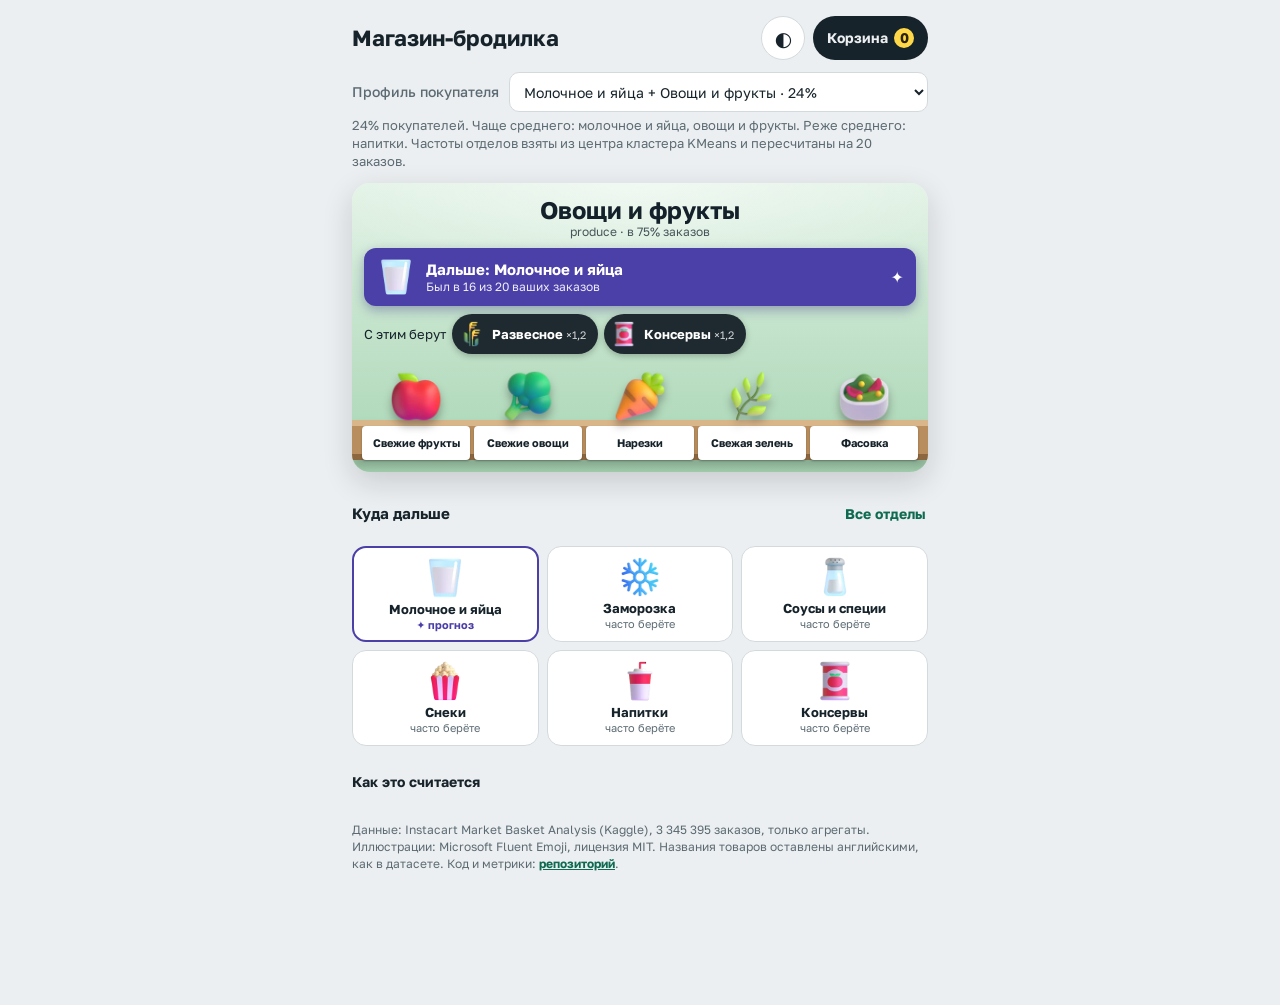
<file: site/index.html>
<!DOCTYPE html>
<html lang="ru">
<head>
<meta charset="utf-8">
<meta name="viewport" content="width=device-width, initial-scale=1, viewport-fit=cover">
<title>Магазин-бродилка</title>
<meta name="description" content="Куда идти дальше по магазину: прогноз следующего отдела по корзине и истории покупок на данных Instacart">
<link rel="preconnect" href="https://fonts.googleapis.com">
<link rel="preconnect" href="https://fonts.gstatic.com" crossorigin>
<link href="https://fonts.googleapis.com/css2?family=Golos+Text:wght@400;500;700&display=swap" rel="stylesheet">
<link rel="stylesheet" href="styles.css">
<link rel="icon" href="img/broccoli.webp" type="image/webp">
<script>try{var t=localStorage.getItem("brodilka-theme");if(t)document.documentElement.setAttribute("data-theme",t)}catch(e){}</script>
</head>
<body>
<div class="wrap">
  <header>
    <h1>Магазин-бродилка</h1>
    <div class="hbtns">
      <button class="iconbtn" id="themeBtn" type="button" aria-label="Переключить тему" title="Тема">◐</button>
      <button class="cartbtn" id="cartBtn" type="button">Корзина<b id="cartN">0</b></button>
    </div>
  </header>
  <div class="profile">
    <label for="profileSel">Профиль покупателя</label>
    <select id="profileSel"></select>
    <p class="pnote" id="profileNote"></p>
  </div>
  <main class="room" id="room" aria-live="polite"></main>
  <div class="maphead"><h3>Куда дальше</h3><button class="link" type="button" data-all>Все отделы</button></div>
  <nav class="map" id="map" aria-label="Персональная карта"></nav>
  <details>
    <summary>Как это считается</summary>
    <div id="howto"></div>
    <h4>Lift между отделами: во сколько раз чаще случайного два отдела встречаются в одном заказе</h4>
    <div class="scroll" id="liftTable"></div>
    <h4>Куда идут после: доля случаев, когда следующим новым отделом в корзине стал этот</h4>
    <div class="scroll" id="transTable"></div>
  </details>
  <p class="credit" id="credit"></p>
</div>
<div class="sheet" id="sheet"><div id="sheetIn"></div></div>
<script src="app.js"></script>
</body>
</html>
</file>
<file: site/styles.css>
:root{
  --bg:#ECEFF1; --panel:#FFFFFF; --ink:#16232A; --muted:#5C6B73; --line:#D3DADE;
  --sign:#1F2A30; --sign-ink:#FFFFFF; --arrow:#4B3FA8; --arrow-ink:#FFFFFF;
  --action:#0E6B4F; --action-ink:#FFFFFF; --chip:#FFD84A; --chip-ink:#2A2200; --dim:1;
  --room-ink:#14212A;
  --ui:"Golos Text",system-ui,-apple-system,"Segoe UI",Roboto,Arial,sans-serif;
  box-sizing:border-box;
  padding-top:env(safe-area-inset-top,0px);
  padding-bottom:env(safe-area-inset-bottom,0px);
}
@media (prefers-color-scheme:dark){
  :root:not([data-theme="light"]){--bg:#0F1519;--panel:#1A2329;--ink:#E7EDF0;--muted:#94A3AB;--line:#2B3840;--sign:#0B1013;--arrow:#6A5DD6;--action:#2FA37F;--action-ink:#06130E;--dim:.55;--room-ink:#E7EDF0}
}
:root[data-theme="dark"]{--bg:#0F1519;--panel:#1A2329;--ink:#E7EDF0;--muted:#94A3AB;--line:#2B3840;--sign:#0B1013;--arrow:#6A5DD6;--action:#2FA37F;--action-ink:#06130E;--dim:.55;--room-ink:#E7EDF0}
*,*::before,*::after{box-sizing:inherit}
html{scroll-padding-top:env(safe-area-inset-top,0px)}
body{margin:0;background:var(--bg);color:var(--ink);font-family:var(--ui);font-size:16px;line-height:1.4}
button,select{font:inherit;color:inherit}
:focus-visible{outline:3px solid var(--action);outline-offset:2px}
.wrap{max-width:600px;margin:0 auto;padding:16px 12px 120px}
header{display:flex;align-items:center;justify-content:space-between;gap:12px;margin-bottom:12px}
h1{font-weight:700;font-size:1.375rem;line-height:1.15;margin:0}
.hbtns{display:flex;gap:8px;align-items:center;flex:none}
.cartbtn{flex:none;border:0;border-radius:999px;background:var(--ink);color:var(--bg);padding:10px 14px;font-weight:700;font-size:.875rem;cursor:pointer;min-height:44px}
.cartbtn b{display:inline-block;min-width:1.4em;margin-left:6px;padding:0 5px;border-radius:999px;background:var(--chip);color:var(--chip-ink);text-align:center}
.iconbtn{width:44px;height:44px;border-radius:50%;border:1px solid var(--line);background:var(--panel);cursor:pointer;font-size:1.25rem;line-height:1}

.profile{display:grid;grid-template-columns:auto minmax(0,1fr);gap:4px 10px;align-items:center;margin-bottom:12px;font-size:.875rem}
.profile label{color:var(--muted);font-weight:500}
.profile select{width:100%;min-width:0;min-height:40px;border:1px solid var(--line);border-radius:10px;background:var(--panel);padding:6px 10px;max-width:100%}
.profile .pnote{grid-column:1/-1;margin:0;color:var(--muted);font-size:.8125rem}

.room{position:relative;border-radius:18px;overflow:hidden;box-shadow:0 10px 30px rgba(10,20,30,.16);isolation:isolate;min-height:240px}
.room::before{content:"";position:absolute;inset:0;z-index:-1;background:radial-gradient(120% 70% at 50% 0%,rgba(255,255,255,.55),transparent 60%),linear-gradient(var(--w1,#DDEFF7),var(--w2,#A9D3E6));filter:brightness(var(--dim))}
.nav{padding:14px 12px 4px}
.nav h2{margin:0 0 10px;font-size:1.5rem;line-height:1.1;color:var(--room-ink);text-align:center}
.nav h2 small{display:block;font-size:.75rem;font-weight:400;opacity:.75;margin-top:2px}
.arrow{appearance:none;border:0;cursor:pointer;display:flex;align-items:center;gap:10px;width:100%;margin:0 0 8px;padding:9px 12px;border-radius:12px;background:var(--arrow);color:var(--arrow-ink);text-align:left;font-weight:700;font-size:.9375rem;line-height:1.2;box-shadow:0 4px 12px rgba(40,30,120,.35)}
.arrow small{display:block;font-weight:400;font-size:.75rem;opacity:.9;margin-top:2px}
.arrow b{margin-left:auto;flex:none;font-size:1rem}
.arrow img{width:40px;height:40px;flex:none}

.shelves{padding:4px 10px 0}
.shelf{position:relative;display:grid;grid-template-columns:repeat(5,minmax(0,1fr));column-gap:4px;margin-bottom:12px}
.shelf::after{content:"";position:absolute;left:-10px;right:-10px;bottom:0;height:40px;z-index:0;background:linear-gradient(#D9B68A 0 6px,#B98E5E 6px 34px,#8C673F 34px);box-shadow:0 8px 10px rgba(0,0,0,.22)}
.obj{appearance:none;border:0;background:none;padding:0;cursor:pointer;position:relative;z-index:1;display:flex;flex-direction:column;align-items:center;justify-content:flex-end;min-width:0;transition:transform .15s ease}
.obj:hover{transform:translateY(-3px)}
.obj img{width:56px;height:56px;max-width:100%;object-fit:contain;display:block;filter:drop-shadow(0 6px 4px rgba(0,0,0,.3))}
.obj .tg{width:100%;height:34px;margin:2px 0 0;display:flex;align-items:center;justify-content:center;background:#FFFFFF;color:#16232A;border-radius:4px;font-size:.6875rem;font-weight:700;line-height:1.1;text-align:center;padding:1px 2px;overflow:hidden;hyphens:auto;box-shadow:0 1px 2px rgba(0,0,0,.3)}
.obj[aria-pressed="true"] .tg{background:var(--chip)}
.obj .n{position:absolute;top:2px;right:2px;min-width:20px;height:20px;border-radius:10px;background:var(--action);color:var(--action-ink);font-size:.6875rem;font-weight:700;display:flex;align-items:center;justify-content:center;padding:0 5px}
.more{display:block;margin:-4px auto 12px;appearance:none;border:0;border-radius:999px;background:rgba(255,255,255,.75);color:#16232A;font-weight:700;font-size:.8125rem;padding:8px 14px;min-height:40px;cursor:pointer}

.with{display:flex;flex-wrap:wrap;align-items:center;gap:6px;margin:0 0 6px;font-size:.8125rem;color:var(--room-ink)}
.with button{appearance:none;border:0;cursor:pointer;display:inline-flex;align-items:center;gap:6px;min-height:40px;padding:4px 12px 4px 6px;border-radius:999px;background:var(--sign);color:var(--sign-ink);font-weight:700;font-size:.8125rem;box-shadow:0 2px 6px rgba(0,0,0,.25)}
.with button small{font-weight:400;opacity:.8}
.with img{width:28px;height:28px;flex:none}
.map{display:grid;grid-template-columns:repeat(3,1fr);gap:8px;margin:10px 0 0}
.map button,.alld button{appearance:none;border:1px solid var(--line);background:var(--panel);border-radius:14px;cursor:pointer;display:flex;flex-direction:column;align-items:center;gap:2px;padding:8px 4px;min-height:96px;font-size:.8125rem;font-weight:700;line-height:1.15;text-align:center}
.map img,.alld img{width:44px;height:44px}
.map small,.alld small{font-weight:400;font-size:.6875rem;color:var(--muted)}
.map button.pred{border:2px solid var(--arrow)}
.map button.pred small{color:var(--arrow);font-weight:700}
.maphead{display:flex;align-items:baseline;justify-content:space-between;gap:10px;margin-top:20px}
.maphead h3{margin:0}
.link{appearance:none;border:0;background:none;color:var(--action);font-weight:700;font-size:.875rem;cursor:pointer;min-height:44px;padding:0 2px}
.alld{display:grid;grid-template-columns:repeat(3,1fr);gap:8px;margin:0 0 6px}
.alld button{min-height:84px}
.alld button[aria-current="true"]{background:var(--ink);color:var(--bg);border-color:var(--ink)}
.sheet h4,details h4{margin:14px 0 8px;font-size:.875rem;color:var(--muted);font-weight:500}
.credit{margin-top:18px;font-size:.75rem;color:var(--muted)}
.credit a,details a{color:var(--action);font-weight:700}
h3{font-size:.9375rem;margin:20px 0 0}
details{margin-top:14px;font-size:.875rem;color:var(--muted)}
details p{margin:8px 0}
details code{font-size:.8125rem}
summary{cursor:pointer;color:var(--ink);font-weight:700;min-height:44px;display:flex;align-items:center}
.scroll{overflow-x:auto}
table{border-collapse:collapse;font-size:.75rem;margin:8px 0;color:var(--ink)}
th,td{border:1px solid var(--line);padding:4px 6px;text-align:right;white-space:nowrap}
th{font-weight:500;text-align:left}
td.hi{background:var(--chip);color:var(--chip-ink);font-weight:700}
td.lo{color:var(--muted)}

.sheet{visibility:hidden;position:fixed;left:0;right:0;bottom:0;z-index:5;display:flex;justify-content:center;padding:0 8px;pointer-events:none;transform:translateY(110%);transition:transform .22s ease}
.sheet.open{transform:none;visibility:visible}
.sheet>div{pointer-events:auto;position:relative;width:100%;max-width:600px;background:var(--panel);border:1px solid var(--line);border-bottom:0;border-radius:16px 16px 0 0;padding:14px 16px calc(14px + env(safe-area-inset-bottom,0px));box-shadow:0 -8px 30px rgba(0,0,0,.2);max-height:72vh;overflow:auto}
.sheet h2{font-size:1.0625rem;line-height:1.25;margin:0 40px 4px 0}
.meta{color:var(--muted);font-size:.8125rem;margin:0 0 6px}
.close{position:absolute;right:14px;top:10px;width:36px;height:36px;border:0;border-radius:50%;background:var(--line);font-size:1.125rem;cursor:pointer;line-height:1}
.list,.cart ul{list-style:none;margin:0;padding:0}
.list li,.cart li{display:grid;grid-template-columns:1fr auto;align-items:center;gap:2px 10px;padding:10px 0;border-bottom:1px solid var(--line);font-size:.9375rem}
.list small,.cart small{display:block;color:var(--muted);font-size:.8125rem}
.add{min-width:46px;height:40px;border-radius:10px;border:2px solid var(--action);background:transparent;color:var(--action);font-weight:700;cursor:pointer;padding:0 10px}
.add.has{background:var(--action);color:var(--action-ink)}
.qty{display:flex;align-items:center;gap:6px}
.qty button{width:34px;height:34px;border-radius:9px;border:1px solid var(--line);background:transparent;cursor:pointer;font-weight:700}
.acts{display:flex;gap:8px;margin-top:12px}
.btn{flex:1;min-height:46px;border-radius:12px;border:2px solid var(--action);padding:8px 10px;font-weight:700;font-size:.9375rem;cursor:pointer}
.btn.fill{background:var(--action);color:var(--action-ink)}.btn.line{background:transparent;color:var(--action)}
.sheet .arrow{width:100%;margin:12px 0 0}
.note,.empty{color:var(--muted);font-size:.8125rem;margin:10px 0 0}
.note a{color:var(--action);font-weight:700}
.enter{animation:inF .2s ease}
.err{padding:16px;color:var(--muted)}
@keyframes inF{from{opacity:.15;transform:scale(.985)}}
@media (max-width:400px){.obj .tg{font-size:.625rem}}
@media (prefers-reduced-motion:reduce){.obj,.sheet,.room{transition:none;animation:none!important}}
</file>
